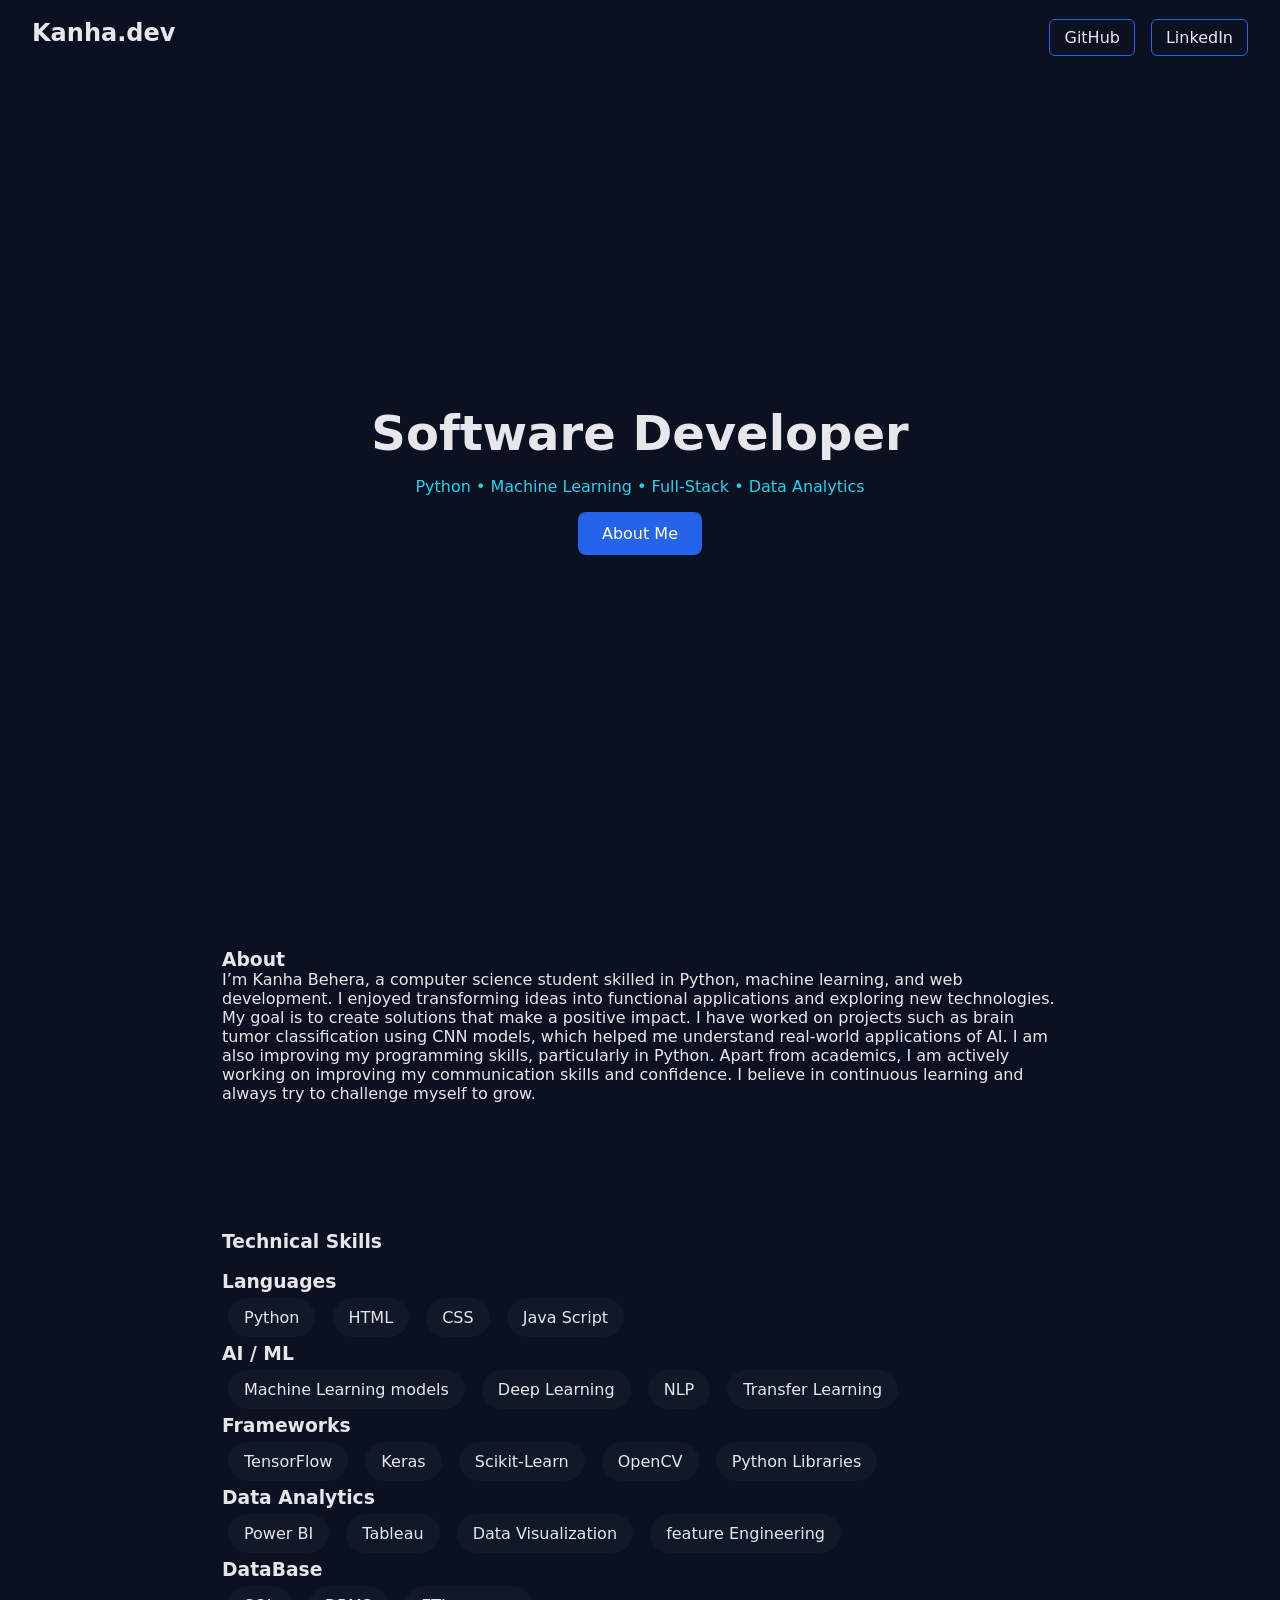
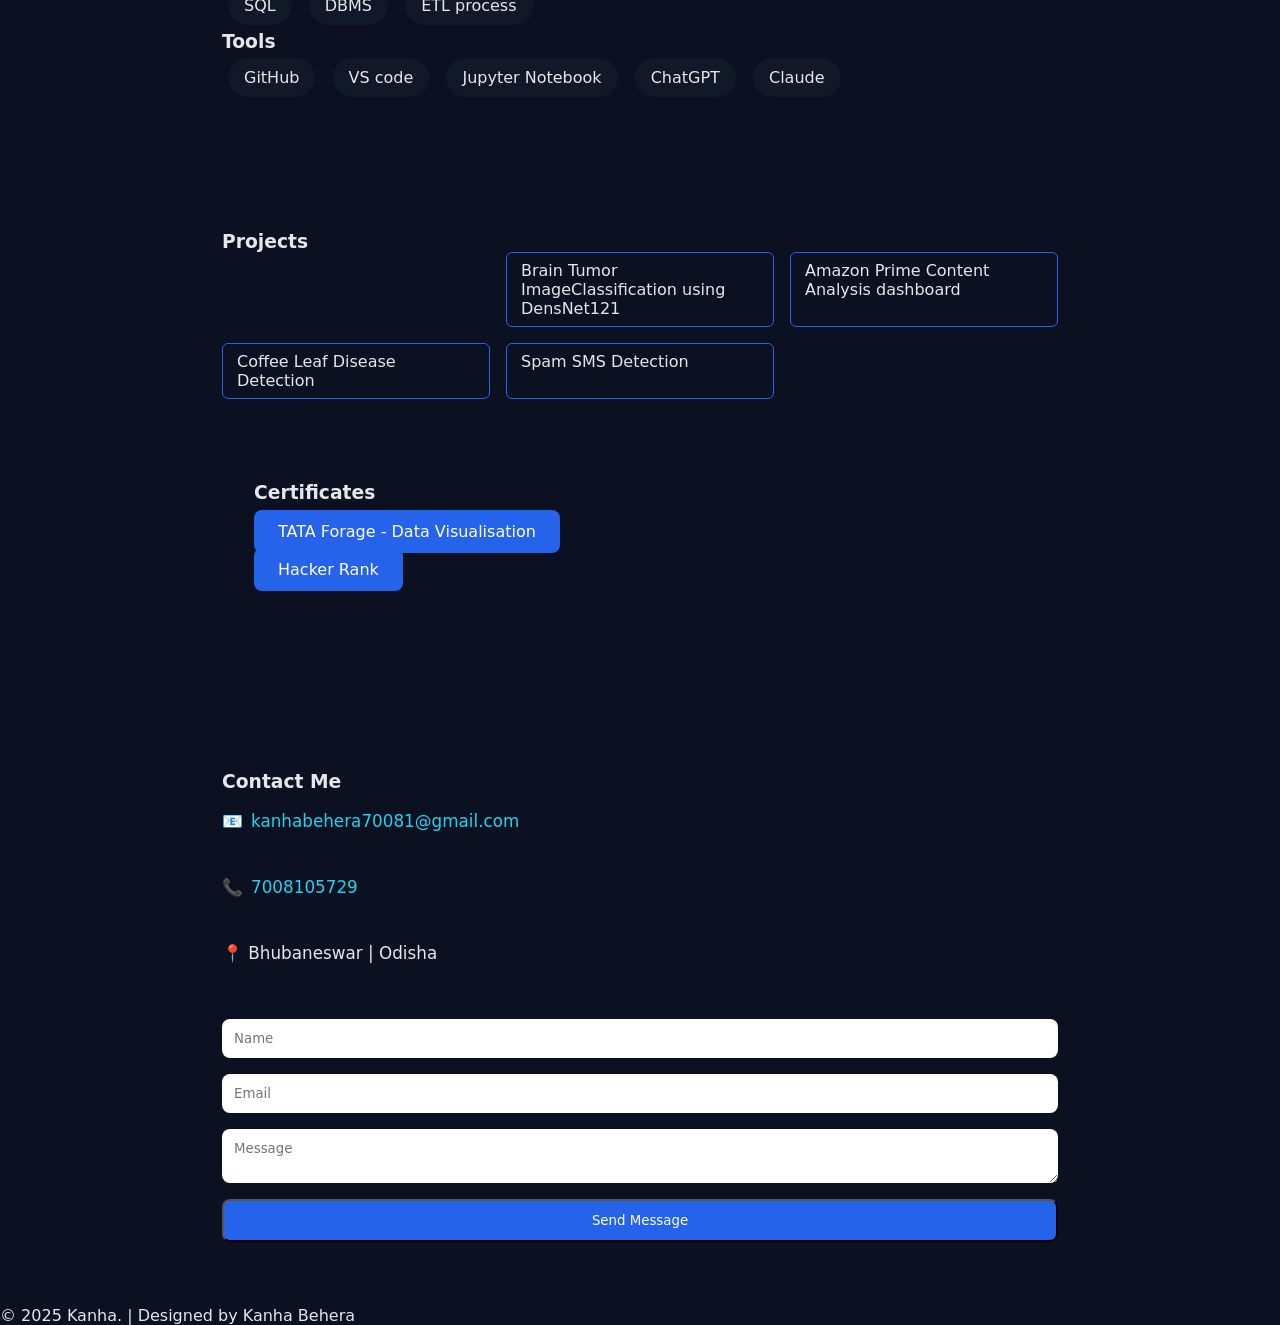
<file: index.html>
<!DOCTYPE html>
<html lang="en">
<head>
  <meta charset="UTF-8" />
  <meta name="viewport" content="width=device-width, initial-scale=1.0"/>
  <title>Kanha | Software Engineer</title>
  <link rel="stylesheet" href="style.css" />
</head>
<body>

<nav class="navbar">
  <h1>Kanha.dev</h1>

  <div class="nav-actions">
    <a href="https://github.com/Kanha-Behera" target="_blank" class="icon-btn">
      GitHub
    </a>
    <a href="https://www.linkedin.com/in/kanha-behera-abb50428a/" target="_blank" class="icon-btn">
      LinkedIn
    </a>
  </div>
</nav>

<section class="hero reveal">
  <h2>Software Developer</h2>
  <p>Python • Machine Learning • Full-Stack • Data Analytics</p>
  <a href="#contact" class="btn">About Me</a>
</section>

<section class="section reveal">
  <h3>About</h3>
  <p>
    I’m Kanha Behera, a computer science student skilled in Python, machine learning, and web development.
    I enjoyed transforming ideas into functional applications and exploring new technologies. My goal is to create solutions that make a positive impact.
    I have worked on projects such as brain tumor classification using CNN models, which helped me understand real-world applications of AI. I am also improving my programming skills, particularly in Python.
    Apart from academics, I am actively working on improving my communication skills and confidence. I believe in continuous learning and always try to challenge myself to grow.
  </p>
</section>
<section class="section reveal">
  <h3>Technical Skills</h3>
  <br>
  <div class="skills">
    <h3>Languages</h3>
    <span >Python</span>
    <span>HTML</span>
    <span>CSS</span>
    <span>Java Script</span>
    <br>
    <h3>AI / ML</h3>
    <span>Machine Learning models</span>
    <span>Deep Learning</span>
    <span>NLP</span>
    <span>Transfer Learning</span>
    <br>
    <h3>Frameworks</h3>
    <span>TensorFlow</span>
    <span>Keras</span>
    <span>Scikit-Learn</span>
    <span>OpenCV</span>
    <span>Python Libraries</span>
    <br>
    <h3>Data Analytics</h3>
    <span>Power BI</span>
    <span>Tableau</span>
    <span>Data Visualization</span>
    <span>feature Engineering</span>
    <br>
    <h3>DataBase</h3>
    <span>SQL</span>
    <span>DBMS</span>
    <span>ETL process</span>
    <br>
    <h3>Tools</h3>
    <span>GitHub</span>
    <span>VS code</span>
    <span>Jupyter Notebook</span>
    <span>ChatGPT</span>
    <span>Claude</span>
    
    
  </div>
</section>

<section class="section reveal">
  <h3>Projects</h3>
  <div class="projects">
    <br>
    <a href="https://github.com/Kanha-Behera/spam_sms_detection_Kanha-Behera" target="_blank" class="icon-btn">Brain Tumor ImageClassification using DensNet121 </a>
    
    <a href="https://github.com/Kanha-Behera/AmazonPrime_Content_Analysis_Dashboard" target="_blank" class="icon-btn">Amazon Prime Content Analysis dashboard</a>
    
    <a href="https://github.com/Kanha-Behera/coffee_leaf_Disease_Detection" target="_blank" class="icon-btn">Coffee Leaf Disease Detection</a>
    
    <a href="https://github.com/Kanha-Behera/spam_sms_detection_Kanha-Behera" target="_blank" class="icon-btn">Spam SMS Detection</a>
  </div>
  <br>
  <section class="section reveal">
    <h3>Certificates</h3>
    <br>
    <a href="https://forage-uploads-prod.s3.amazonaws.com/completion-certificates/ifobHAoMjQs9s6bKS/MyXvBcppsW2FkNYCX_ifobHAoMjQs9s6bKS_6YXG4JRdR79btAQqE_1751101064109_completion_certificate.pdf" target="_blank" class="btn">TATA Forage - Data Visualisation</a>
    <br>
    <br>
    <a href="https://www.hackerrank.com/certificates/iframe/8080753e80e4" target="_blank" class="btn">Hacker Rank </a>

  </section>
</section>
<section id="contact" class="section reveal">
  <h3>Contact Me</h3>
<br>
  <!-- Contact Info -->
  <div class="contact-info">
    <div class="info-item">
      📧 <a href="mailto:kanhabehera70081@gmail.com">kanhabehera70081@gmail.com</a>
    </div>
    <br>
    <div class="info-item">
      📞 <a href="tel:+917008105729">7008105729</a>
    </div>
    <br>
    <div class="info-item">
      📍 Bhubaneswar | Odisha
    </div>
    <br>
  </div>
  <!-- Contact Form -->
  <form id="contactForm">
    <input type="text" placeholder="Name" required />
    <input type="email" placeholder="Email" required />
    <textarea placeholder="Message" required></textarea>
    <button class="btn">Send Message</button>
  </form>

  <p id="status"></p>
</section>

  <p id="status"></p>
</section>

<footer>
  © 2025 Kanha. | Designed by Kanha Behera
</footer>

<script src="script.js"></script>
</body>
</html>
</file>
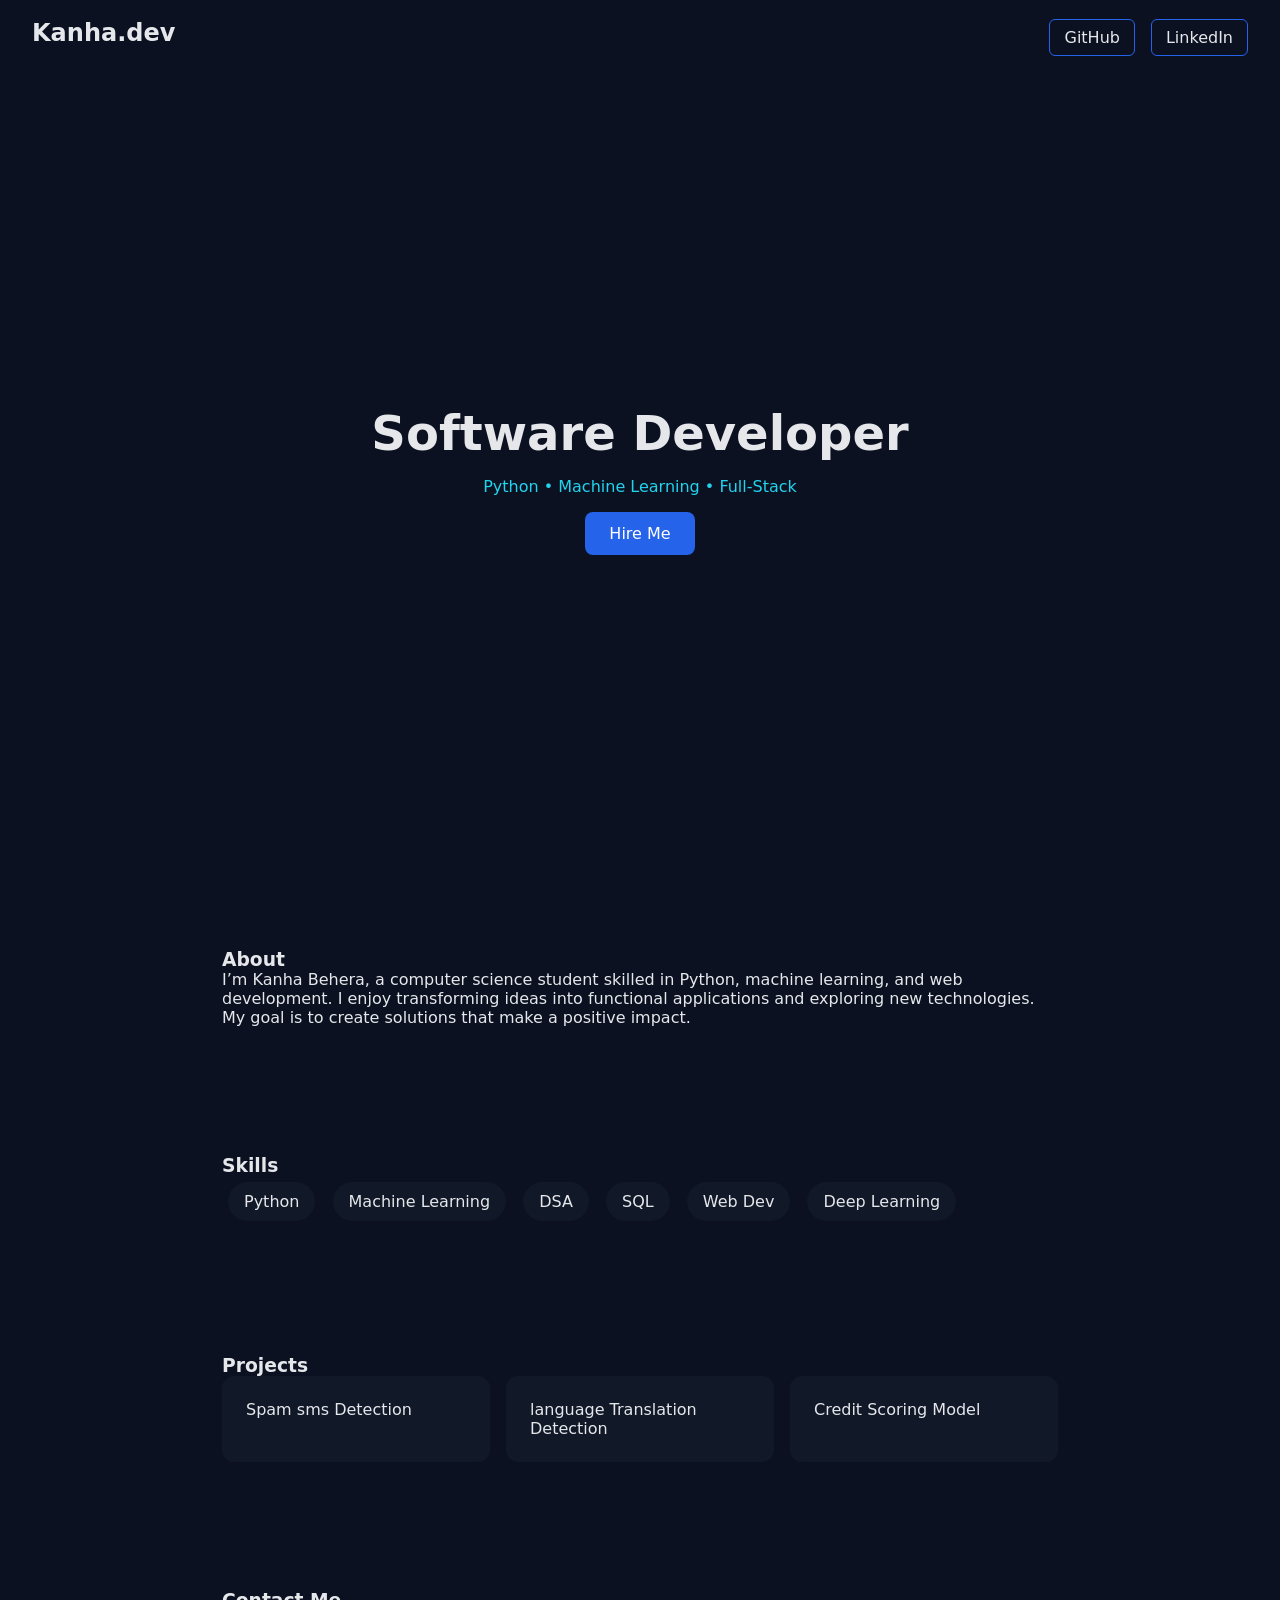
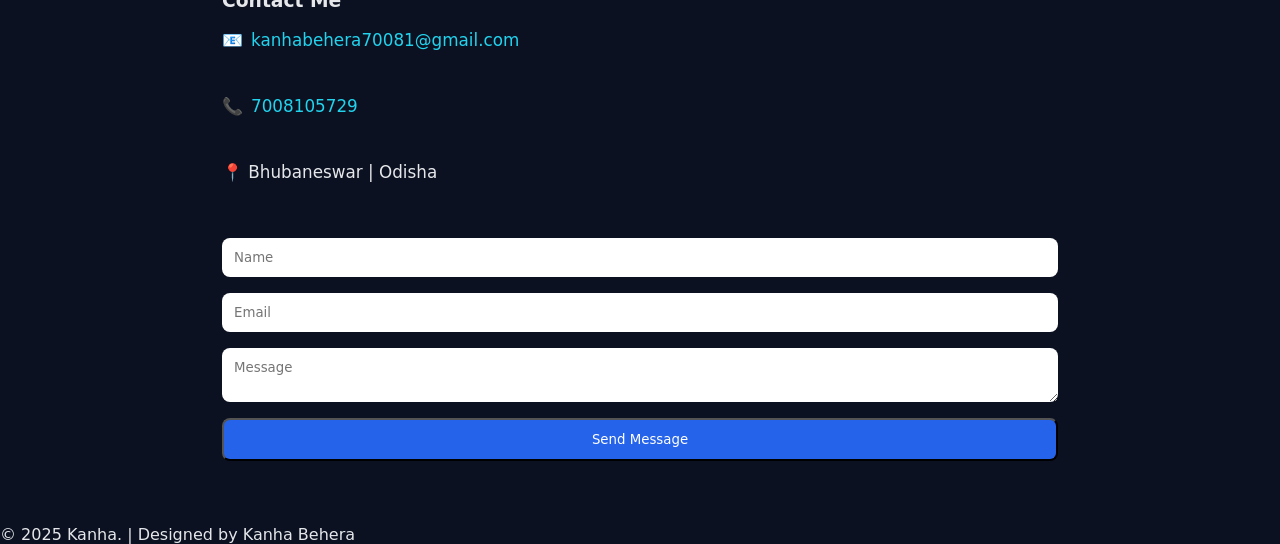
<file: mysite/index.html>
<!DOCTYPE html>
<html lang="en">
<head>
  <meta charset="UTF-8" />
  <meta name="viewport" content="width=device-width, initial-scale=1.0"/>
  <title>Kanha | Software Engineer</title>
  <link rel="stylesheet" href="style.css" />
</head>
<body>

<nav class="navbar">
  <h1>Kanha.dev</h1>

  <div class="nav-actions">
    <a href="https://github.com/Kanha-Behera" target="_blank" class="icon-btn">
      GitHub
    </a>
    <a href="https://www.linkedin.com/in/kanha-behera-abb50428a/" target="_blank" class="icon-btn">
      LinkedIn
    </a>
  </div>
</nav>

<section class="hero reveal">
  <h2>Software Developer</h2>
  <p>Python • Machine Learning • Full-Stack</p>
  <a href="#contact" class="btn">Hire Me</a>
</section>

<section class="section reveal">
  <h3>About</h3>
  <p>
    I’m Kanha Behera, a computer science student skilled in Python, machine learning, and web development. 
    I enjoy transforming ideas into functional applications and exploring new technologies. My goal is to create solutions that make a positive impact.
  </p>
</section>


<section class="section reveal">
  <h3>Skills</h3>
  <div class="skills">
    <span>Python</span>
    <span>Machine Learning</span>
    <span>DSA</span>
    <span>SQL</span>
    <span>Web Dev</span>
    <span>Deep Learning</span>
  </div>
</section>

<section class="section reveal">
  <h3>Projects</h3>
  <div class="projects">
    <div class="card">Spam sms Detection</div>
    <div class="card">language Translation Detection</div>
    <div class="card">Credit Scoring Model</div>
  </div>
</section>


<section id="contact" class="section reveal">
  <h3>Contact Me</h3>
<br>
  <!-- Contact Info -->
  <div class="contact-info">
    <div class="info-item">
      📧 <a href="mailto:kanhabehera70081@gmail.com">kanhabehera70081@gmail.com</a>
    </div>
    <br>
    <div class="info-item">
      📞 <a href="tel:+917008105729">7008105729</a>
    </div>
    <br>
    <div class="info-item">
      📍 Bhubaneswar | Odisha
    </div>
    <br>
  </div>

  <!-- Contact Form -->
  <form id="contactForm">
    <input type="text" placeholder="Name" required />
    <input type="email" placeholder="Email" required />
    <textarea placeholder="Message" required></textarea>
    <button class="btn">Send Message</button>
  </form>

  <p id="status"></p>
</section>


  <p id="status"></p>
</section>

<footer>
  © 2025 Kanha. | Designed by Kanha Behera
</footer>

<script src="script.js"></script>
</body>
</html>
</file>
<file: style.css>
:root {
  --bg: #0B1120;
  --card: #111827;
  --primary: #2563EB;
  --accent: #22D3EE;
  --text: #E5E7EB;
}
.nav-actions {
  display: flex;
  gap: 1rem;
}
.contact-info {
  display: flex;
  flex-direction: column;
  gap: 0.8rem;
  margin-bottom: 1.5rem;
  font-size: 1.05rem;
}

.contact-info a {
  color: var(--accent);
  text-decoration: none;
}

.contact-info a:hover {
  text-decoration: underline;
}

.info-item {
  display: flex;
  align-items: center;
  gap: 0.5rem;
}

.icon-btn {
  text-decoration: none;
  color: var(--text);
  padding: 8px 14px;
  border: 1px solid var(--primary);
  border-radius: 6px;
  transition: 0.3s;
}

.icon-btn:hover {
  background: var(--primary);
}

.social-links {
  margin-top: 1.5rem;
  display: flex;
  gap: 1.5rem;
}

.social-links a {
  color: var(--accent);
  text-decoration: none;
  font-weight: 500;
}

* {
  margin: 0;
  box-sizing: border-box;
  font-family: system-ui, sans-serif;
}

body {
  background: var(--bg);
  color: var(--text);
}

/* Navbar */
.navbar {
  padding: 1.2rem 2rem;
  display: flex;
  justify-content: space-between;
  position: sticky;
  top: 0;
  background: var(--bg);
}

/* Hero */
.hero {
  height: 90vh;
  display: flex;
  flex-direction: column;
  justify-content: center;
  align-items: center;
  text-align: center;
}

.hero h2 {
  font-size: 3rem;
}

.hero p {
  margin: 1rem 0;
  color: var(--accent);
}

.btn {
  background: var(--primary);
  color: white;
  padding: 12px 24px;
  border-radius: 8px;
  text-decoration: none;
}

/* Sections */
.section {
  max-width: 900px;
  margin: auto;
  padding: 4rem 2rem;
}

/* Skills */
.skills span {
  background: var(--card);
  padding: 10px 16px;
  border-radius: 20px;
  margin: 6px;
  display: inline-block;
}

/* Projects */
.projects {
  display: grid;
  grid-template-columns: repeat(auto-fit, minmax(220px, 1fr));
  gap: 1rem;
}

.card {
  background: var(--card);
  padding: 1.5rem;
  border-radius: 12px;
}

/* Contact */
form {
  display: flex;
  flex-direction: column;
  gap: 1rem;
}

input, textarea {
  padding: 12px;
  border-radius: 8px;
  border: none;
}

/* Scroll animation */
.reveal {
  opacity: 0;
  transform: translateY(40px);
  transition: 0.7s;
}
.reveal.active {
  opacity: 1;
  transform: translateY(0);
}

/* Mobile */
@media (max-width: 768px) {
  .hero h2 {
    font-size: 2.2rem;
  }
}
</file>
<file: mysite/style.css>
:root {
  --bg: #0B1120;
  --card: #111827;
  --primary: #2563EB;
  --accent: #22D3EE;
  --text: #E5E7EB;
}
.nav-actions {
  display: flex;
  gap: 1rem;
}
.contact-info {
  display: flex;
  flex-direction: column;
  gap: 0.8rem;
  margin-bottom: 1.5rem;
  font-size: 1.05rem;
}

.contact-info a {
  color: var(--accent);
  text-decoration: none;
}

.contact-info a:hover {
  text-decoration: underline;
}

.info-item {
  display: flex;
  align-items: center;
  gap: 0.5rem;
}

.icon-btn {
  text-decoration: none;
  color: var(--text);
  padding: 8px 14px;
  border: 1px solid var(--primary);
  border-radius: 6px;
  transition: 0.3s;
}

.icon-btn:hover {
  background: var(--primary);
}

.social-links {
  margin-top: 1.5rem;
  display: flex;
  gap: 1.5rem;
}

.social-links a {
  color: var(--accent);
  text-decoration: none;
  font-weight: 500;
}

* {
  margin: 0;
  box-sizing: border-box;
  font-family: system-ui, sans-serif;
}

body {
  background: var(--bg);
  color: var(--text);
}

/* Navbar */
.navbar {
  padding: 1.2rem 2rem;
  display: flex;
  justify-content: space-between;
  position: sticky;
  top: 0;
  background: var(--bg);
}

/* Hero */
.hero {
  height: 90vh;
  display: flex;
  flex-direction: column;
  justify-content: center;
  align-items: center;
  text-align: center;
}

.hero h2 {
  font-size: 3rem;
}

.hero p {
  margin: 1rem 0;
  color: var(--accent);
}

.btn {
  background: var(--primary);
  color: white;
  padding: 12px 24px;
  border-radius: 8px;
  text-decoration: none;
}

/* Sections */
.section {
  max-width: 900px;
  margin: auto;
  padding: 4rem 2rem;
}

/* Skills */
.skills span {
  background: var(--card);
  padding: 10px 16px;
  border-radius: 20px;
  margin: 6px;
  display: inline-block;
}

/* Projects */
.projects {
  display: grid;
  grid-template-columns: repeat(auto-fit, minmax(220px, 1fr));
  gap: 1rem;
}

.card {
  background: var(--card);
  padding: 1.5rem;
  border-radius: 12px;
}

/* Contact */
form {
  display: flex;
  flex-direction: column;
  gap: 1rem;
}

input, textarea {
  padding: 12px;
  border-radius: 8px;
  border: none;
}

/* Scroll animation */
.reveal {
  opacity: 0;
  transform: translateY(40px);
  transition: 0.7s;
}
.reveal.active {
  opacity: 1;
  transform: translateY(0);
}

/* Mobile */
@media (max-width: 768px) {
  .hero h2 {
    font-size: 2.2rem;
  }
}
</file>
